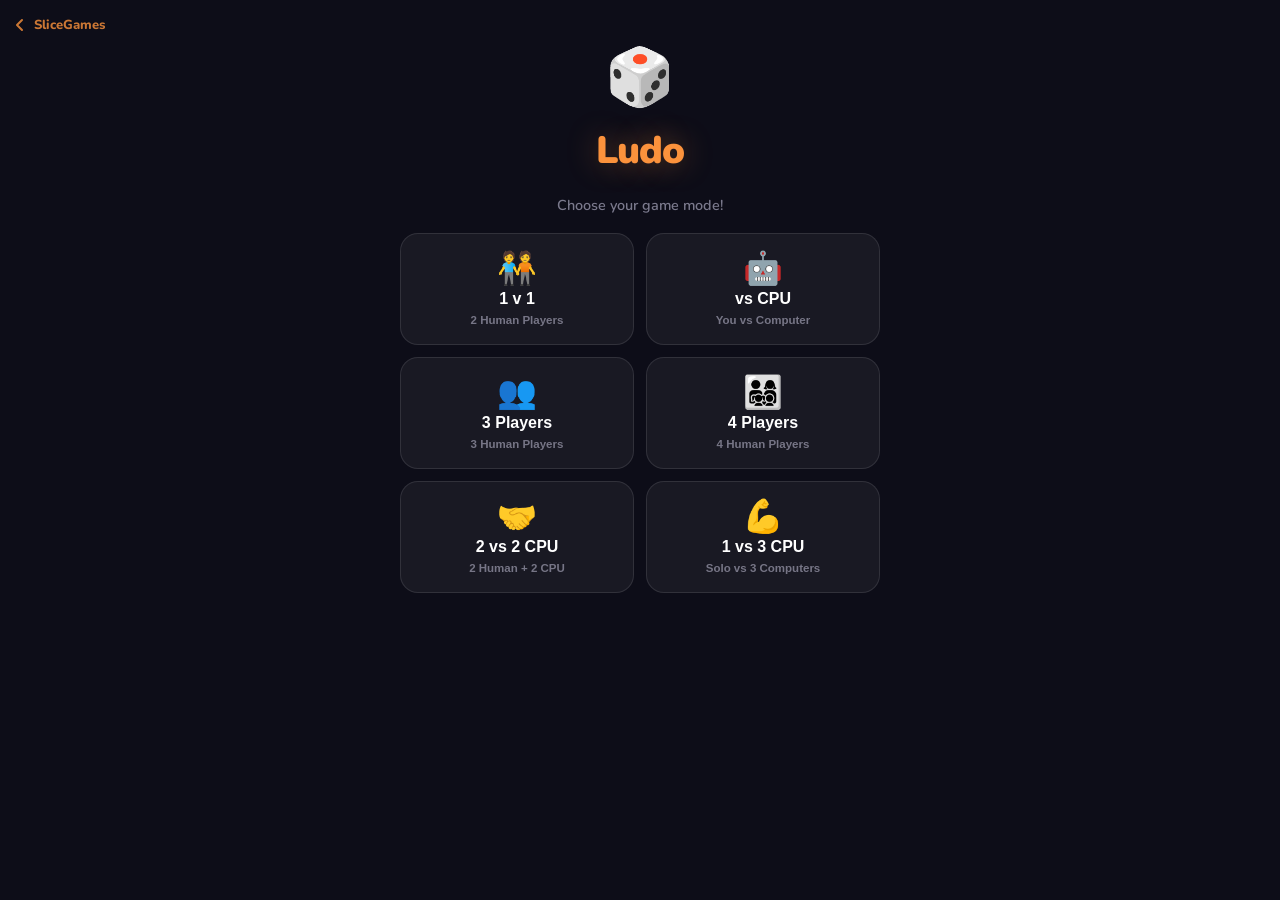
<file: games/ludo/index.html>
<!-- slicegames/games/ludo/index.html -->
<!DOCTYPE html>
<html lang="en">
<head>
  <meta charset="UTF-8">
  <meta name="viewport" content="width=device-width, initial-scale=1.0, user-scalable=no">
  <title>Ludo 🎲 · SliceGames</title>
  <link href="https://fonts.googleapis.com/css2?family=Nunito:wght@400;600;700;800;900&display=swap" rel="stylesheet">
  <link rel="stylesheet" href="style.css">
</head>
<body>

  <a class="back-btn" href="../../index.html">
    <svg width="16" height="16" viewBox="0 0 16 16" fill="none">
      <path d="M10 3L5 8l5 5" stroke="currentColor" stroke-width="2" stroke-linecap="round" stroke-linejoin="round"/>
    </svg>
    SliceGames
  </a>

  <!-- MODE PICKER -->
  <div class="mode-screen" id="mode-screen">
    <div class="mode-logo">🎲</div>
    <h1 class="mode-title">Ludo</h1>
    <p class="mode-sub">Choose your game mode!</p>
    <div class="mode-grid">
      <button class="mode-btn" data-mode="1v1-human">
        <span class="mode-icon">🧑‍🤝‍🧑</span>
        <span class="mode-name">1 v 1</span>
        <span class="mode-desc">2 Human Players</span>
      </button>
      <button class="mode-btn" data-mode="1v1-cpu">
        <span class="mode-icon">🤖</span>
        <span class="mode-name">vs CPU</span>
        <span class="mode-desc">You vs Computer</span>
      </button>
      <button class="mode-btn" data-mode="3-human">
        <span class="mode-icon">👥</span>
        <span class="mode-name">3 Players</span>
        <span class="mode-desc">3 Human Players</span>
      </button>
      <button class="mode-btn" data-mode="4-human">
        <span class="mode-icon">👨‍👩‍👧‍👦</span>
        <span class="mode-name">4 Players</span>
        <span class="mode-desc">4 Human Players</span>
      </button>
      <button class="mode-btn" data-mode="2v2-cpu">
        <span class="mode-icon">🤝</span>
        <span class="mode-name">2 vs 2 CPU</span>
        <span class="mode-desc">2 Human + 2 CPU</span>
      </button>
      <button class="mode-btn" data-mode="1v3-cpu">
        <span class="mode-icon">💪</span>
        <span class="mode-name">1 vs 3 CPU</span>
        <span class="mode-desc">Solo vs 3 Computers</span>
      </button>
    </div>
  </div>

  <!-- GAME SCREEN -->
  <div class="game-screen" id="game-screen" style="display:none">

    <div class="game-topbar">
      <button class="back-to-menu" id="btn-menu">
        <svg width="14" height="14" viewBox="0 0 14 14" fill="none">
          <path d="M9 2L4 7l5 5" stroke="currentColor" stroke-width="2" stroke-linecap="round" stroke-linejoin="round"/>
        </svg>
        Menu
      </button>
      <h1 class="game-title">🎲 Ludo</h1>
      <button class="btn-icon-sm" id="btn-restart">
        <svg width="15" height="15" viewBox="0 0 15 15" fill="none">
          <path d="M1.5 7.5a6 6 0 016-6 6 6 0 014 1.5M13.5 7.5a6 6 0 01-6 6 6 6 0 01-4-1.5" stroke="currentColor" stroke-width="1.6" stroke-linecap="round"/>
          <path d="M11.5 1.5v3h-3M3.5 13.5v-3h3" stroke="currentColor" stroke-width="1.6" stroke-linecap="round" stroke-linejoin="round"/>
        </svg>
      </button>
    </div>

    <!-- 4-corner dice layout -->
    <div class="arena" id="arena">

      <!-- Red dice — top left -->
      <div class="dice-zone dz-tl" id="dz-red">
        <div class="dz-label" id="lbl-red">🔴 Red</div>
        <div class="dz-face" id="df-red" role="button" aria-label="Roll Red dice">
          <svg id="dsv-red" width="44" height="44" viewBox="0 0 44 44" fill="none">
            <rect x="2" y="2" width="40" height="40" rx="8" fill="rgba(255,255,255,.07)" stroke="rgba(248,113,113,.5)" stroke-width="1.8"/>
            <circle cx="22" cy="22" r="4" fill="#f87171"/>
          </svg>
        </div>
        <div class="dz-status" id="dst-red">Waiting…</div>
      </div>

      <!-- Blue dice — top right -->
      <div class="dice-zone dz-tr" id="dz-blue">
        <div class="dz-label" id="lbl-blue">🔵 Blue</div>
        <div class="dz-face" id="df-blue" role="button" aria-label="Roll Blue dice">
          <svg id="dsv-blue" width="44" height="44" viewBox="0 0 44 44" fill="none">
            <rect x="2" y="2" width="40" height="40" rx="8" fill="rgba(255,255,255,.07)" stroke="rgba(96,165,250,.5)" stroke-width="1.8"/>
            <circle cx="22" cy="22" r="4" fill="#60a5fa"/>
          </svg>
        </div>
        <div class="dz-status" id="dst-blue">Waiting…</div>
      </div>

      <!-- Green dice — bottom right -->
      <div class="dice-zone dz-br" id="dz-green">
        <div class="dz-label" id="lbl-green">🟢 Green</div>
        <div class="dz-face" id="df-green" role="button" aria-label="Roll Green dice">
          <svg id="dsv-green" width="44" height="44" viewBox="0 0 44 44" fill="none">
            <rect x="2" y="2" width="40" height="40" rx="8" fill="rgba(255,255,255,.07)" stroke="rgba(74,222,128,.5)" stroke-width="1.8"/>
            <circle cx="22" cy="22" r="4" fill="#4ade80"/>
          </svg>
        </div>
        <div class="dz-status" id="dst-green">Waiting…</div>
      </div>

      <!-- Yellow dice — bottom left -->
      <div class="dice-zone dz-bl" id="dz-yellow">
        <div class="dz-label" id="lbl-yellow">🟡 Yellow</div>
        <div class="dz-face" id="df-yellow" role="button" aria-label="Roll Yellow dice">
          <svg id="dsv-yellow" width="44" height="44" viewBox="0 0 44 44" fill="none">
            <rect x="2" y="2" width="40" height="40" rx="8" fill="rgba(255,255,255,.07)" stroke="rgba(251,191,36,.5)" stroke-width="1.8"/>
            <circle cx="22" cy="22" r="4" fill="#fbbf24"/>
          </svg>
        </div>
        <div class="dz-status" id="dst-yellow">Waiting…</div>
      </div>

      <!-- Board canvas -->
      <div class="board-wrap">
        <canvas id="board-canvas"></canvas>
      </div>
    </div>

    <!-- Log -->
    <div class="log-box" id="log-box">
      <span id="log-text">🎲 Game starting…</span>
    </div>

  </div>

  <!-- WIN OVERLAY -->
  <div class="win-overlay" id="win-overlay">
    <div class="win-card">
      <div class="win-big" id="win-big">🎉</div>
      <h2 id="win-title">Red Wins!</h2>
      <p id="win-sub">All pieces made it home! 🏁</p>
      <button class="btn-primary" id="btn-win-menu">Back to Menu</button>
      <button class="btn-secondary" id="btn-win-restart">Play Again 🔄</button>
    </div>
  </div>

  <script src="game.js"></script>
</body>
</html>
</file>
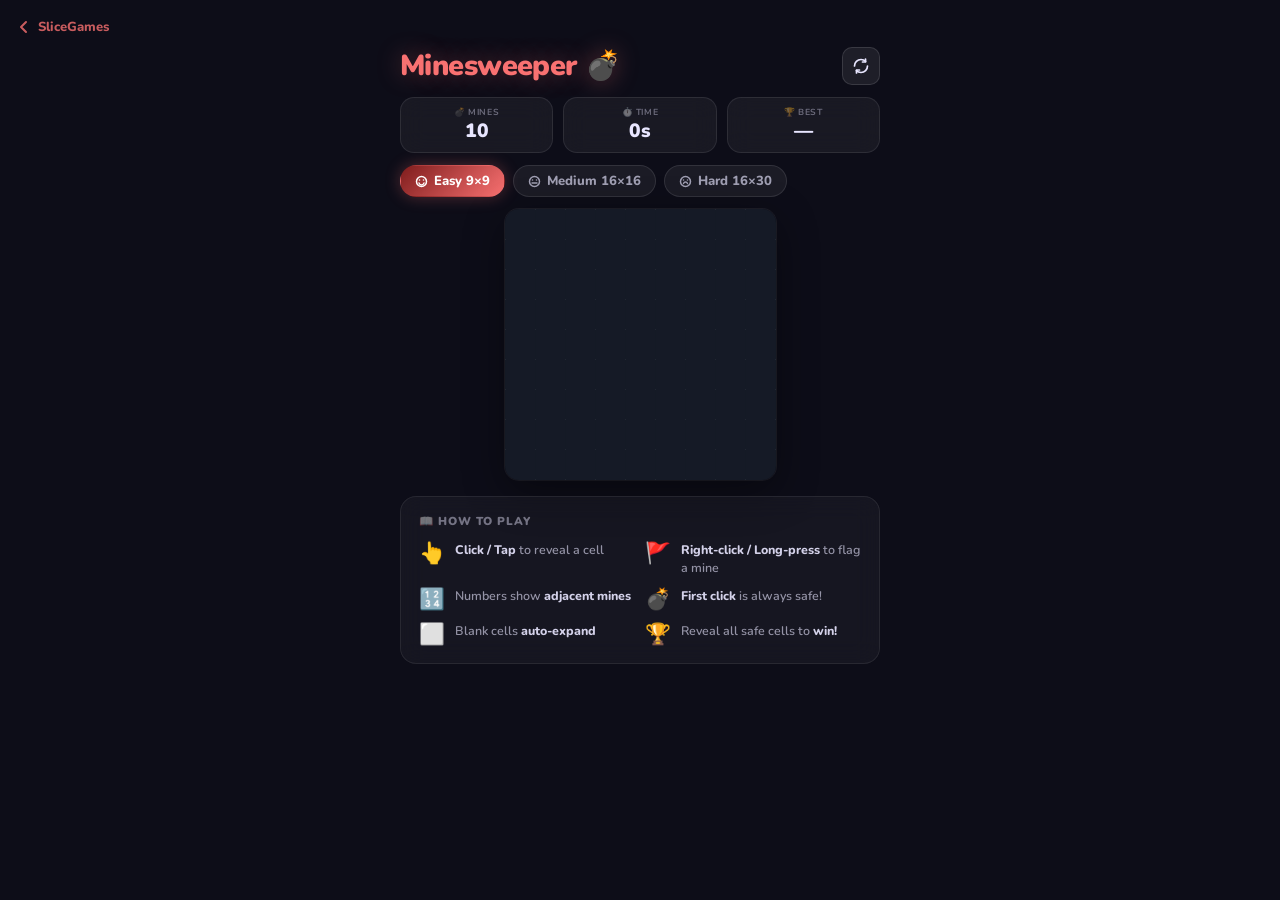
<file: games/minesweeper/index.html>
<!-- slicegames/games/minesweeper/index.html -->
<!DOCTYPE html>
<html lang="en">
<head>
  <meta charset="UTF-8">
  <meta name="viewport" content="width=device-width, initial-scale=1.0, user-scalable=no">
  <title>Minesweeper 💣 · SliceGames</title>
  <link href="https://fonts.googleapis.com/css2?family=Nunito:wght@400;700;800;900&display=swap" rel="stylesheet">
  <link rel="stylesheet" href="style.css">
</head>
<body>
  <a class="back-btn" href="../../index.html">
    <svg width="16" height="16" viewBox="0 0 16 16" fill="none">
      <path d="M10 3L5 8l5 5" stroke="currentColor" stroke-width="2" stroke-linecap="round" stroke-linejoin="round"/>
    </svg>
    SliceGames
  </a>

  <div class="topbar">
    <h1 class="title">Minesweeper 💣</h1>
    <button class="btn-icon" id="btn-restart" aria-label="Restart">
      <svg width="16" height="16" viewBox="0 0 16 16" fill="none">
        <path d="M1.5 8a6.5 6.5 0 016.5-6.5 6.5 6.5 0 014.6 1.9M14.5 8a6.5 6.5 0 01-6.5 6.5 6.5 6.5 0 01-4.6-1.9" stroke="currentColor" stroke-width="1.7" stroke-linecap="round"/>
        <path d="M12.5 1v3h-3M3.5 15v-3h3" stroke="currentColor" stroke-width="1.7" stroke-linecap="round" stroke-linejoin="round"/>
      </svg>
    </button>
  </div>

  <!-- Stat bar -->
  <div class="stat-bar">
    <div class="stat-box"><div class="stat-lbl">💣 Mines</div><div class="stat-val" id="mines-left">0</div></div>
    <div class="stat-box"><div class="stat-lbl">⏱️ Time</div><div class="stat-val" id="timer">0s</div></div>
    <div class="stat-box"><div class="stat-lbl">🏆 Best</div><div class="stat-val" id="best">—</div></div>
  </div>

  <!-- Difficulty pills -->
  <div class="diff-pills">
    <button class="diff-pill active" data-diff="easy">
      <svg width="13" height="13" viewBox="0 0 13 13" fill="none"><circle cx="6.5" cy="6.5" r="5" stroke="currentColor" stroke-width="1.5"/><path d="M4 8s.8 2 2.5 2S9 8 9 8" stroke="currentColor" stroke-width="1.4" stroke-linecap="round"/><circle cx="4.5" cy="5" r=".8" fill="currentColor"/><circle cx="8.5" cy="5" r=".8" fill="currentColor"/></svg>
      Easy 9×9
    </button>
    <button class="diff-pill" data-diff="medium">
      <svg width="13" height="13" viewBox="0 0 13 13" fill="none"><circle cx="6.5" cy="6.5" r="5" stroke="currentColor" stroke-width="1.5"/><path d="M4 8h5" stroke="currentColor" stroke-width="1.4" stroke-linecap="round"/><circle cx="4.5" cy="5" r=".8" fill="currentColor"/><circle cx="8.5" cy="5" r=".8" fill="currentColor"/></svg>
      Medium 16×16
    </button>
    <button class="diff-pill" data-diff="hard">
      <svg width="13" height="13" viewBox="0 0 13 13" fill="none"><circle cx="6.5" cy="6.5" r="5" stroke="currentColor" stroke-width="1.5"/><path d="M4.5 8.5s.5-1.5 2-1.5 2 1.5 2 1.5" stroke="currentColor" stroke-width="1.4" stroke-linecap="round"/><circle cx="4.5" cy="5" r=".8" fill="currentColor"/><circle cx="8.5" cy="5" r=".8" fill="currentColor"/></svg>
      Hard 16×30
    </button>
  </div>

  <!-- Board -->
  <div class="board-wrap" id="board-wrap">
    <table id="table"></table>
  </div>

  <!-- How to play -->
  <div class="howto">
    <div class="howto-title">📖 How to Play</div>
    <div class="howto-grid">
      <div class="howto-item"><div class="howto-icon">👆</div><div class="howto-text"><strong>Click / Tap</strong> to reveal a cell</div></div>
      <div class="howto-item"><div class="howto-icon">🚩</div><div class="howto-text"><strong>Right-click / Long-press</strong> to flag a mine</div></div>
      <div class="howto-item"><div class="howto-icon">🔢</div><div class="howto-text">Numbers show <strong>adjacent mines</strong></div></div>
      <div class="howto-item"><div class="howto-icon">💣</div><div class="howto-text"><strong>First click</strong> is always safe!</div></div>
      <div class="howto-item"><div class="howto-icon">⬜</div><div class="howto-text">Blank cells <strong>auto-expand</strong></div></div>
      <div class="howto-item"><div class="howto-icon">🏆</div><div class="howto-text">Reveal all safe cells to <strong>win!</strong></div></div>
    </div>
  </div>

  <!-- Result overlay -->
  <div class="result-overlay" id="result-overlay">
    <div class="result-card">
      <div class="result-icon" id="result-icon"></div>
      <h2 id="result-title">You Win!</h2>
      <p id="result-msg">Well played!</p>
      <button class="btn-primary" id="btn-play-again">
        <svg width="15" height="15" viewBox="0 0 15 15" fill="none"><path d="M1.5 7.5a6 6 0 016-6 6 6 0 014 1.5M13.5 7.5a6 6 0 01-6 6 6 6 0 01-4-1.5" stroke="currentColor" stroke-width="1.6" stroke-linecap="round"/><path d="M11.5 1.5v3h-3M3.5 13.5v-3h3" stroke="currentColor" stroke-width="1.6" stroke-linecap="round" stroke-linejoin="round"/></svg>
        Play Again
      </button>
    </div>
  </div>

  <script src="game.js"></script>
</body>
</html>
</file>
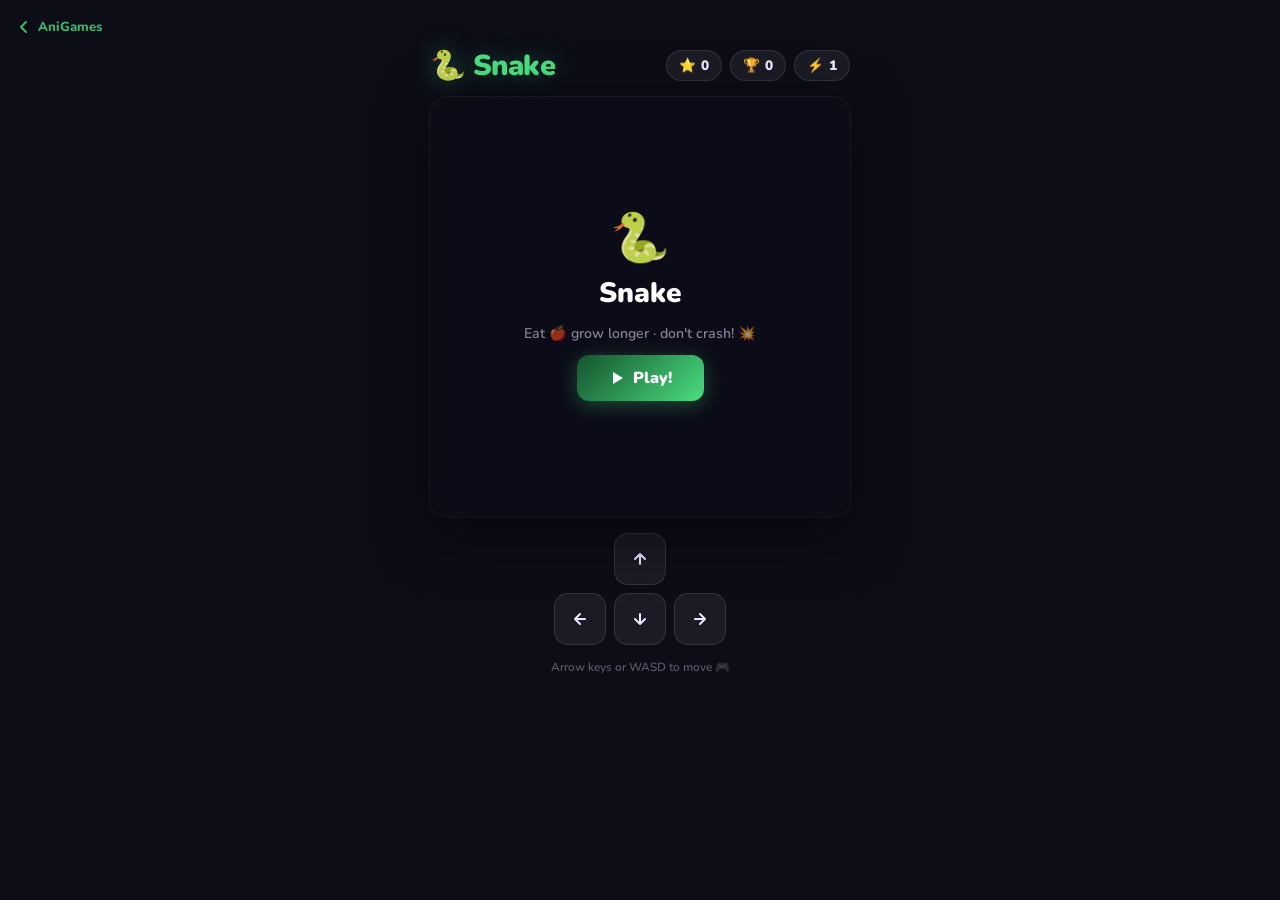
<file: games/snake/index.html>
<!-- anigames/games/snake/index.html -->
<!DOCTYPE html>
<html lang="en">
<head>
  <meta charset="UTF-8">
  <meta name="viewport" content="width=device-width, initial-scale=1.0, user-scalable=no">
  <title>🐍 Snake · AniGames</title>
  <link href="https://fonts.googleapis.com/css2?family=Nunito:wght@400;700;800;900&display=swap" rel="stylesheet">
  <link rel="stylesheet" href="style.css">
</head>
<body>
  <a class="back-btn" href="../../index.html">
    <svg width="16" height="16" viewBox="0 0 16 16" fill="none"><path d="M10 3L5 8l5 5" stroke="currentColor" stroke-width="2" stroke-linecap="round" stroke-linejoin="round"/></svg>
    AniGames
  </a>
  <div class="topbar">
    <h1 class="title">🐍 Snake</h1>
    <div class="stat-row">
      <div class="stat-pill">⭐ <span id="score">0</span></div>
      <div class="stat-pill">🏆 <span id="best">0</span></div>
      <div class="stat-pill">⚡ <span id="speed">1</span></div>
    </div>
  </div>
  <div class="canvas-wrap" id="canvas-wrap">
    <canvas id="canvas"></canvas>
    <div class="overlay" id="overlay">
      <div class="overlay-emoji">🐍</div>
      <h2 id="ol-title">Snake</h2>
      <p id="ol-msg">Eat 🍎 grow longer · don't crash! 💥</p>
      <button class="btn-play" id="btn-start">
        <svg width="16" height="16" viewBox="0 0 16 16" fill="none"><path d="M4 2l10 6-10 6V2z" fill="currentColor"/></svg>
        Play!
      </button>
    </div>
  </div>
  <div class="dpad" id="dpad">
    <button class="dpad-btn" id="d-up"><svg width="20" height="20" viewBox="0 0 20 20" fill="none"><path d="M10 15V5M5 10l5-5 5 5" stroke="currentColor" stroke-width="2" stroke-linecap="round" stroke-linejoin="round"/></svg></button>
    <button class="dpad-btn" id="d-left"><svg width="20" height="20" viewBox="0 0 20 20" fill="none"><path d="M15 10H5M10 5l-5 5 5 5" stroke="currentColor" stroke-width="2" stroke-linecap="round" stroke-linejoin="round"/></svg></button>
    <button class="dpad-btn" id="d-down"><svg width="20" height="20" viewBox="0 0 20 20" fill="none"><path d="M10 5v10M5 10l5 5 5-5" stroke="currentColor" stroke-width="2" stroke-linecap="round" stroke-linejoin="round"/></svg></button>
    <button class="dpad-btn" id="d-right"><svg width="20" height="20" viewBox="0 0 20 20" fill="none"><path d="M5 10h10M10 15l5-5-5-5" stroke="currentColor" stroke-width="2" stroke-linecap="round" stroke-linejoin="round"/></svg></button>
  </div>
  <p class="kb-hint">Arrow keys or WASD to move 🎮</p>
  <script src="game.js"></script>
</body>
</html>
</file>
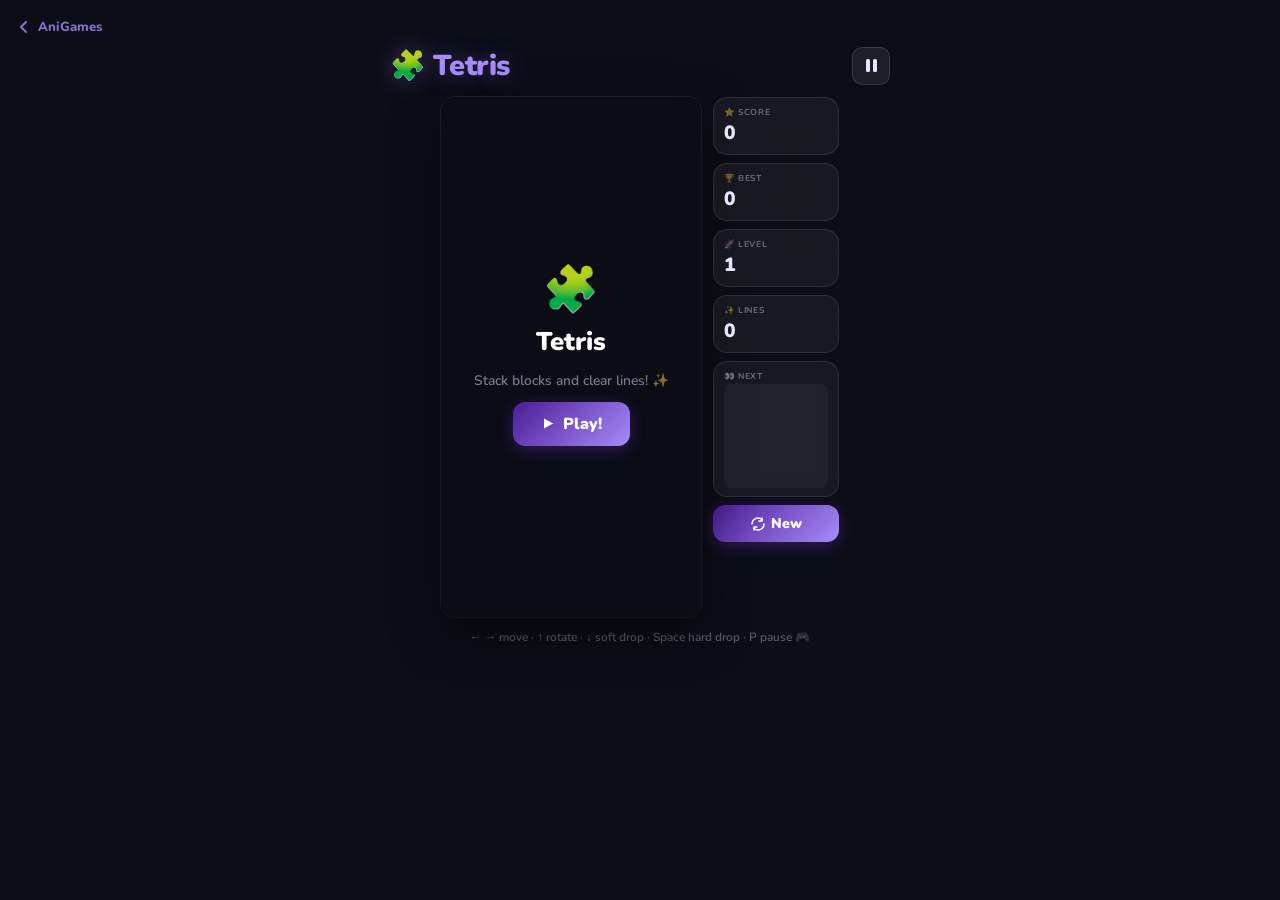
<file: games/tetris/index.html>
<!-- anigames/games/tetris/index.html -->
<!DOCTYPE html>
<html lang="en">
<head>
  <meta charset="UTF-8">
  <meta name="viewport" content="width=device-width, initial-scale=1.0, user-scalable=no">
  <title>🧩 Tetris · AniGames</title>
  <link href="https://fonts.googleapis.com/css2?family=Nunito:wght@400;700;800;900&display=swap" rel="stylesheet">
  <link rel="stylesheet" href="style.css">
</head>
<body>
  <a class="back-btn" href="../../index.html">
    <svg width="16" height="16" viewBox="0 0 16 16" fill="none"><path d="M10 3L5 8l5 5" stroke="currentColor" stroke-width="2" stroke-linecap="round" stroke-linejoin="round"/></svg>
    AniGames
  </a>
  <div class="topbar">
    <h1 class="title">🧩 Tetris</h1>
    <button class="btn-icon" id="btn-pause" aria-label="Pause">
      <svg id="pause-svg" width="17" height="17" viewBox="0 0 17 17" fill="none">
        <rect x="3" y="2" width="4" height="13" rx="1.5" fill="currentColor"/>
        <rect x="10" y="2" width="4" height="13" rx="1.5" fill="currentColor"/>
      </svg>
    </button>
  </div>
  <div class="game-area">
    <div class="canvas-wrap" id="canvas-wrap">
      <canvas id="board"></canvas>
      <div class="overlay" id="overlay">
        <div class="overlay-emoji">🧩</div>
        <h2 id="ol-title">Tetris</h2>
        <p id="ol-msg">Stack blocks and clear lines! ✨</p>
        <button class="btn-play" id="btn-start">
          <svg width="14" height="14" viewBox="0 0 14 14" fill="none"><path d="M3 1.5l9 5-9 5v-10z" fill="currentColor"/></svg>
          Play!
        </button>
      </div>
    </div>
    <div class="side">
      <div class="side-box"><div class="side-lbl">⭐ Score</div><div class="side-val" id="score">0</div></div>
      <div class="side-box"><div class="side-lbl">🏆 Best</div><div class="side-val" id="best">0</div></div>
      <div class="side-box"><div class="side-lbl">🚀 Level</div><div class="side-val" id="level">1</div></div>
      <div class="side-box"><div class="side-lbl">✨ Lines</div><div class="side-val" id="lines">0</div></div>
      <div class="side-box"><div class="side-lbl">👀 Next</div><canvas id="next"></canvas></div>
      <button class="btn-new" id="btn-new">
        <svg width="14" height="14" viewBox="0 0 14 14" fill="none"><path d="M1 7a6 6 0 016-6 6 6 0 014 1.5M13 7a6 6 0 01-6 6 6 6 0 01-4-1.5" stroke="currentColor" stroke-width="1.6" stroke-linecap="round"/><path d="M11 1v3H8M3 13v-3h3" stroke="currentColor" stroke-width="1.6" stroke-linecap="round" stroke-linejoin="round"/></svg>
        New
      </button>
    </div>
  </div>
  <div class="mobile-ctrl">
    <div class="ctrl-row"><button class="ctrl-btn" id="c-rot" aria-label="Rotate">
      <svg width="22" height="22" viewBox="0 0 22 22" fill="none"><path d="M11 3a8 8 0 018 8" stroke="currentColor" stroke-width="2" stroke-linecap="round"/><path d="M16.5 7.5l2.5-4 1 5" stroke="currentColor" stroke-width="1.8" stroke-linecap="round" stroke-linejoin="round"/></svg>
    </button></div>
    <div class="ctrl-row">
      <button class="ctrl-btn" id="c-left" aria-label="Left"><svg width="22" height="22" viewBox="0 0 22 22" fill="none"><path d="M16 11H6M11 6l-5 5 5 5" stroke="currentColor" stroke-width="2" stroke-linecap="round" stroke-linejoin="round"/></svg></button>
      <button class="ctrl-btn" id="c-down" aria-label="Soft drop"><svg width="22" height="22" viewBox="0 0 22 22" fill="none"><path d="M11 6v10M6 12l5 5 5-5" stroke="currentColor" stroke-width="2" stroke-linecap="round" stroke-linejoin="round"/></svg></button>
      <button class="ctrl-btn" id="c-right" aria-label="Right"><svg width="22" height="22" viewBox="0 0 22 22" fill="none"><path d="M6 11h10M11 6l5 5-5 5" stroke="currentColor" stroke-width="2" stroke-linecap="round" stroke-linejoin="round"/></svg></button>
    </div>
    <div class="ctrl-row"><button class="ctrl-btn wide" id="c-drop" aria-label="Hard drop">
      <svg width="16" height="16" viewBox="0 0 16 16" fill="none"><path d="M8 2v8M3 8l5 6 5-6" stroke="currentColor" stroke-width="2" stroke-linecap="round" stroke-linejoin="round"/></svg>
      Drop
    </button></div>
  </div>
  <p class="kb-hint">← → move · ↑ rotate · ↓ soft drop · Space hard drop · P pause 🎮</p>
  <script src="game.js"></script>
</body>
</html>
</file>
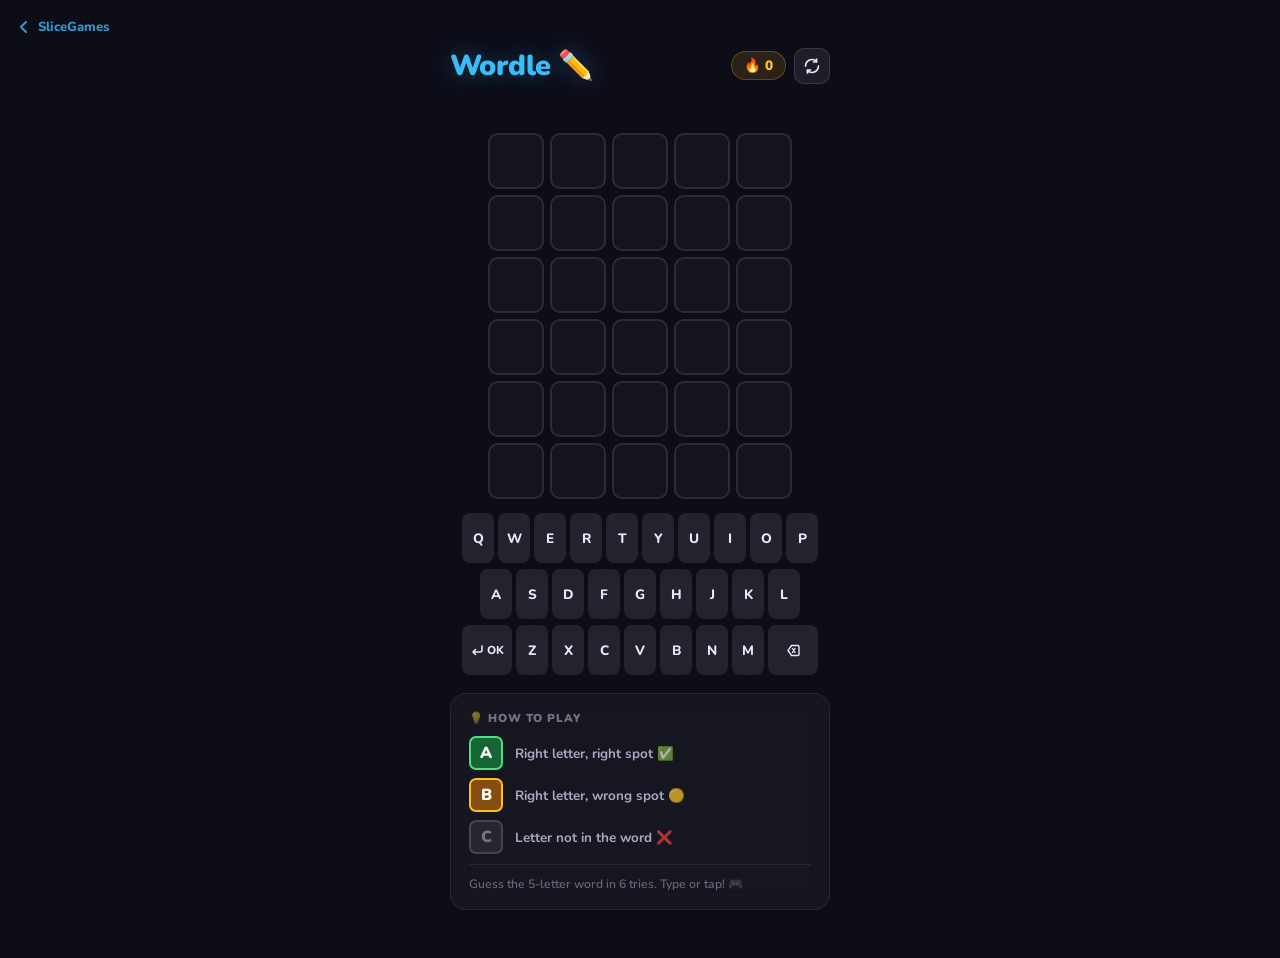
<file: games/wordle/index.html>
<!-- slicegames/games/wordle/index.html -->
<!DOCTYPE html>
<html lang="en">
<head>
  <meta charset="UTF-8">
  <meta name="viewport" content="width=device-width, initial-scale=1.0, user-scalable=no">
  <title>Wordle ✏️ · SliceGames</title>
  <link href="https://fonts.googleapis.com/css2?family=Nunito:wght@400;700;800;900&display=swap" rel="stylesheet">
  <link rel="stylesheet" href="style.css">
</head>
<body>
  <a class="back-btn" href="../../index.html">
    <svg width="16" height="16" viewBox="0 0 16 16" fill="none">
      <path d="M10 3L5 8l5 5" stroke="currentColor" stroke-width="2" stroke-linecap="round" stroke-linejoin="round"/>
    </svg>
    SliceGames
  </a>

  <div class="topbar">
    <h1 class="title">Wordle ✏️</h1>
    <div class="top-actions">
      <div class="streak-pill" id="streak-pill">🔥 <span id="streak">0</span></div>
      <button class="btn-icon" id="btn-new" aria-label="New word">
        <svg width="16" height="16" viewBox="0 0 16 16" fill="none">
          <path d="M1.5 8a6.5 6.5 0 016.5-6.5 6.5 6.5 0 014.6 1.9M14.5 8a6.5 6.5 0 01-6.5 6.5 6.5 6.5 0 01-4.6-1.9" stroke="currentColor" stroke-width="1.7" stroke-linecap="round"/>
          <path d="M12.5 1v3h-3M3.5 15v-3h3" stroke="currentColor" stroke-width="1.7" stroke-linecap="round" stroke-linejoin="round"/>
        </svg>
      </button>
    </div>
  </div>

  <div class="msg-bar" id="msg-bar"></div>

  <div class="grid" id="grid"></div>

  <div class="keyboard" id="keyboard"></div>

  <button class="btn-next" id="btn-next" style="display:none">
    <svg width="16" height="16" viewBox="0 0 16 16" fill="none">
      <path d="M1.5 8a6.5 6.5 0 016.5-6.5 6.5 6.5 0 014.6 1.9M14.5 8a6.5 6.5 0 01-6.5 6.5 6.5 6.5 0 01-4.6-1.9" stroke="currentColor" stroke-width="1.7" stroke-linecap="round"/>
      <path d="M12.5 1v3h-3M3.5 15v-3h3" stroke="currentColor" stroke-width="1.7" stroke-linecap="round" stroke-linejoin="round"/>
    </svg>
    Next Word 🎯
  </button>

  <!-- How to play legend -->
  <div class="legend">
    <div class="legend-title">💡 How to Play</div>
    <div class="legend-rows">
      <div class="legend-row">
        <div class="legend-tile correct">A</div>
        <span>Right letter, right spot ✅</span>
      </div>
      <div class="legend-row">
        <div class="legend-tile present">B</div>
        <span>Right letter, wrong spot 🟡</span>
      </div>
      <div class="legend-row">
        <div class="legend-tile absent">C</div>
        <span>Letter not in the word ❌</span>
      </div>
    </div>
    <p class="legend-note">Guess the 5-letter word in 6 tries. Type or tap! 🎮</p>
  </div>

  <script src="game.js"></script>
</body>
</html>
</file>
<file: games/ludo/style.css>
/* slicegames/games/ludo/style.css */
*, *::before, *::after { box-sizing: border-box; margin: 0; padding: 0; }
html, body { overscroll-behavior: none; }
body {
  font-family: 'Nunito', sans-serif;
  background: #0d0d18; color: #e8e6ff;
  min-height: 100dvh; display: flex; flex-direction: column;
  align-items: center; padding: 16px 12px 48px;
  user-select: none; -webkit-tap-highlight-color: transparent;
}

/* Back btn */
.back-btn {
  align-self: flex-start; display: inline-flex; align-items: center; gap: 6px;
  text-decoration: none; font-size: .82rem; font-weight: 800;
  color: rgba(251,146,60,.8); margin-bottom: 8px; transition: color .15s;
}
.back-btn:hover { color: #fb923c; }

/* MODE SCREEN */
.mode-screen {
  display: flex; flex-direction: column; align-items: center;
  gap: 18px; width: min(96vw, 480px); padding-top: 8px;
}
.mode-logo { font-size: 3.5rem; line-height: 1; }
.mode-title { font-size: 2.4rem; font-weight: 900; color: #fb923c; text-shadow: 0 0 30px rgba(251,146,60,.4); letter-spacing: -.02em; }
.mode-sub { font-size: .9rem; font-weight: 600; color: rgba(232,230,255,.5); }
.mode-grid { display: grid; grid-template-columns: 1fr 1fr; gap: 12px; width: 100%; }
.mode-btn {
  background: rgba(255,255,255,.05); border: 1.5px solid rgba(255,255,255,.1);
  border-radius: 18px; padding: 18px 12px; cursor: pointer;
  display: flex; flex-direction: column; align-items: center; gap: 6px;
  transition: transform .18s cubic-bezier(.34,1.2,.64,1), border-color .18s, box-shadow .18s;
  color: #e8e6ff;
}
.mode-btn:hover { transform: translateY(-3px) scale(1.02); border-color: rgba(251,146,60,.5); box-shadow: 0 8px 24px rgba(251,146,60,.2); }
.mode-btn:active { transform: scale(.97); }
.mode-icon { font-size: 2rem; line-height: 1; }
.mode-name { font-size: 1rem; font-weight: 900; color: #fff; }
.mode-desc { font-size: .72rem; font-weight: 600; color: rgba(232,230,255,.45); text-align: center; }

/* GAME SCREEN */
.game-screen { display: flex; flex-direction: column; align-items: center; width: 100%; gap: 10px; }

.game-topbar {
  width: min(96vw, 500px); display: flex;
  align-items: center; justify-content: space-between;
}
.back-to-menu {
  display: inline-flex; align-items: center; gap: 5px;
  background: rgba(255,255,255,.07); border: 1px solid rgba(255,255,255,.12);
  color: #e8e6ff; border-radius: 10px; padding: 6px 12px;
  font-family: 'Nunito', sans-serif; font-size: .8rem; font-weight: 800;
  cursor: pointer; transition: .15s;
}
.back-to-menu:active { transform: scale(.95); }
.game-title { font-size: 1.4rem; font-weight: 900; color: #fb923c; letter-spacing: -.02em; }
.btn-icon-sm {
  background: rgba(255,255,255,.07); border: 1px solid rgba(255,255,255,.12);
  color: #e8e6ff; border-radius: 10px; width: 34px; height: 34px;
  cursor: pointer; display: flex; align-items: center; justify-content: center; transition: .15s;
}
.btn-icon-sm:active { transform: scale(.92); }

/* ARENA — board + 4 corner dice */
.arena {
  position: relative;
  width: min(96vw, 500px);
  height: min(96vw, 500px);
}

/* Dice corner zones */
.dice-zone {
  position: absolute; width: 88px; height: 88px;
  background: rgba(255,255,255,.05);
  backdrop-filter: blur(10px); -webkit-backdrop-filter: blur(10px);
  border: 1.5px solid rgba(255,255,255,.09);
  border-radius: 16px;
  display: flex; flex-direction: column; align-items: center; justify-content: center; gap: 4px;
  transition: border-color .2s, box-shadow .2s;
  padding: 6px 4px;
}
.dz-tl { top: 0; left: 0; }
.dz-tr { top: 0; right: 0; }
.dz-br { bottom: 0; right: 0; }
.dz-bl { bottom: 0; left: 0; }

.dice-zone.is-active { border-color: var(--pc); box-shadow: 0 0 0 2px var(--pc), 0 0 20px color-mix(in srgb, var(--pc) 40%, transparent); }
.dice-zone.is-cpu    { opacity: .75; }

.dz-label { font-size: .58rem; font-weight: 900; text-transform: uppercase; letter-spacing: .07em; color: var(--pc, rgba(232,230,255,.6)); }
.dz-face  { cursor: default; transition: transform .15s; }
.dice-zone.is-active .dz-face { cursor: pointer; }
.dice-zone.is-active .dz-face:hover { transform: scale(1.1); }
.dz-status { font-size: .58rem; font-weight: 800; color: rgba(232,230,255,.4); text-align: center; line-height: 1.2; }
.dice-zone.is-active .dz-status { color: var(--pc, #e8e6ff); }

/* Dice roll animation */
@keyframes diceRoll {
  0%   { transform: rotate(0)   scale(1); }
  25%  { transform: rotate(18deg) scale(1.12); }
  50%  { transform: rotate(-14deg) scale(.92); }
  75%  { transform: rotate(10deg)  scale(1.08); }
  100% { transform: rotate(0)   scale(1); }
}
.rolling { animation: diceRoll .4s cubic-bezier(.36,.07,.19,.97); }

/* Board canvas in centre */
.board-wrap {
  position: absolute;
  top: 96px; left: 96px; right: 96px; bottom: 96px;
}
#board-canvas { width: 100%; height: 100%; display: block; border-radius: 6px; }

/* Log */
.log-box {
  width: min(96vw, 500px);
  background: rgba(255,255,255,.04); border: 1px solid rgba(255,255,255,.08);
  border-radius: 14px; padding: 10px 16px; min-height: 42px;
  display: flex; align-items: center;
}
#log-text { font-size: .84rem; font-weight: 700; color: rgba(232,230,255,.65); line-height: 1.4; }

/* WIN OVERLAY */
.win-overlay {
  display: none; position: fixed; inset: 0;
  background: rgba(13,13,24,.9); backdrop-filter: blur(18px); -webkit-backdrop-filter: blur(18px);
  z-index: 50; align-items: center; justify-content: center;
}
.win-overlay.show { display: flex; }
.win-card {
  background: rgba(255,255,255,.07); border: 1.5px solid rgba(255,255,255,.14);
  border-radius: 24px; padding: 36px 28px; text-align: center;
  display: flex; flex-direction: column; gap: 12px; align-items: center;
  max-width: 300px; width: 90vw; box-shadow: 0 24px 64px rgba(0,0,0,.5);
  animation: popIn .3s cubic-bezier(.34,1.2,.64,1);
}
@keyframes popIn { from { transform: scale(.8); opacity: 0; } to { transform: scale(1); opacity: 1; } }
.win-big   { font-size: 3.5rem; line-height: 1; }
.win-card h2 { font-size: 1.8rem; font-weight: 900; color: #fff; }
.win-card p  { font-size: .88rem; color: rgba(232,230,255,.55); font-weight: 600; }
.btn-primary {
  width: 100%; background: linear-gradient(135deg,#92400e,#fb923c);
  color: #fff; border: none; border-radius: 12px; padding: 11px 0;
  font-family: 'Nunito', sans-serif; font-size: 1rem; font-weight: 900;
  cursor: pointer; box-shadow: 0 4px 18px rgba(251,146,60,.3); transition: .15s;
}
.btn-primary:active { transform: scale(.97); }
.btn-secondary {
  width: 100%; background: rgba(255,255,255,.08); border: 1px solid rgba(255,255,255,.14);
  color: #e8e6ff; border-radius: 12px; padding: 11px 0;
  font-family: 'Nunito', sans-serif; font-size: 1rem; font-weight: 900;
  cursor: pointer; transition: .15s;
}
.btn-secondary:active { transform: scale(.97); }

@media (max-width: 380px) {
  .dice-zone { width: 76px; height: 76px; }
  .board-wrap { top: 84px; left: 84px; right: 84px; bottom: 84px; }
}
</file>
<file: games/minesweeper/style.css>
/* slicegames/games/minesweeper/style.css */
*, *::before, *::after { box-sizing: border-box; margin: 0; padding: 0; }
html, body { overscroll-behavior: none; }
body {
  font-family: 'Nunito', sans-serif;
  background: #0d0d18; color: #e8e6ff;
  min-height: 100dvh; display: flex; flex-direction: column;
  align-items: center; padding: 18px 16px 48px;
  user-select: none; -webkit-tap-highlight-color: transparent;
}
.back-btn {
  align-self: flex-start; display: inline-flex; align-items: center; gap: 6px;
  text-decoration: none; font-size: .82rem; font-weight: 800;
  color: rgba(248,113,113,.8); margin-bottom: 10px; transition: color .15s;
}
.back-btn:hover { color: #f87171; }
.topbar {
  width: min(96vw, 480px); display: flex;
  justify-content: space-between; align-items: center; margin-bottom: 12px;
}
.title {
  font-size: 1.8rem; font-weight: 900; color: #f87171;
  text-shadow: 0 0 24px rgba(248,113,113,.35); letter-spacing: -.02em;
}
.btn-icon {
  background: rgba(255,255,255,.07); border: 1px solid rgba(255,255,255,.12);
  color: #e8e6ff; border-radius: 10px; width: 38px; height: 38px;
  cursor: pointer; display: flex; align-items: center; justify-content: center; transition: .15s;
}
.btn-icon:active { transform: scale(.92); }

/* Stat bar */
.stat-bar {
  width: min(96vw, 480px); display: flex; gap: 10px; margin-bottom: 12px;
}
.stat-box {
  background: rgba(255,255,255,.05); border: 1px solid rgba(255,255,255,.09);
  backdrop-filter: blur(12px); -webkit-backdrop-filter: blur(12px);
  border-radius: 14px; padding: 8px 12px; flex: 1; text-align: center;
}
.stat-lbl { font-size: .55rem; font-weight: 700; color: rgba(232,230,255,.4); text-transform: uppercase; letter-spacing: .07em; }
.stat-val { font-size: 1.2rem; font-weight: 900; }

/* Difficulty pills */
.diff-pills {
  width: min(96vw, 480px); display: flex; gap: 8px; margin-bottom: 12px; flex-wrap: wrap;
}
.diff-pill {
  background: rgba(255,255,255,.06); border: 1px solid rgba(255,255,255,.1);
  color: rgba(232,230,255,.65); border-radius: 999px; padding: 6px 14px;
  font-family: 'Nunito', sans-serif; font-size: .82rem; font-weight: 800;
  cursor: pointer; transition: all .16s; display: flex; align-items: center; gap: 6px; white-space: nowrap;
}
.diff-pill:hover { background: rgba(248,113,113,.12); border-color: rgba(248,113,113,.3); color: #fff; }
.diff-pill.active {
  background: linear-gradient(135deg,#7f1d1d,#f87171);
  border-color: transparent; color: #fff; box-shadow: 0 0 16px rgba(248,113,113,.3);
}

/* Board */
.board-wrap {
  overflow: auto; max-width: min(96vw, 480px);
  border-radius: 14px;
  box-shadow: 0 12px 40px rgba(0,0,0,.4), 0 0 0 1px rgba(255,255,255,.07);
  touch-action: none;
}
table { border-collapse: collapse; background: #060c18; display: block; }
td {
  width: 30px; height: 30px;
  border: 1px solid rgba(255,255,255,.06);
  background: rgba(255,255,255,.06);
  text-align: center; vertical-align: middle;
  font-size: .88rem; font-weight: 900; cursor: pointer;
  transition: background .1s; position: relative;
}
td:not(.open):hover { background: rgba(255,255,255,.12); }
td.open { background: rgba(255,255,255,.03); cursor: default; }
td.mine-hit { background: rgba(248,113,113,.35) !important; }
td.flagged  { background: rgba(255,255,255,.06); }
td[data-n="1"] { color: #60a5fa; }
td[data-n="2"] { color: #4ade80; }
td[data-n="3"] { color: #f87171; }
td[data-n="4"] { color: #a78bfa; }
td[data-n="5"] { color: #fb923c; }
td[data-n="6"] { color: #38bdf8; }
td[data-n="7"] { color: #e8e6ff; }
td[data-n="8"] { color: rgba(232,230,255,.5); }

/* How to play */
.howto {
  width: min(96vw, 480px); margin-top: 16px;
  background: rgba(255,255,255,.04); border: 1px solid rgba(255,255,255,.08);
  backdrop-filter: blur(12px); -webkit-backdrop-filter: blur(12px);
  border-radius: 16px; padding: 16px 18px;
}
.howto-title {
  font-size: .72rem; font-weight: 900; color: rgba(232,230,255,.45);
  text-transform: uppercase; letter-spacing: .08em; margin-bottom: 12px;
}
.howto-grid { display: grid; grid-template-columns: 1fr 1fr; gap: 10px; }
.howto-item { display: flex; align-items: flex-start; gap: 10px; }
.howto-icon { font-size: 1.3rem; flex-shrink: 0; line-height: 1.2; }
.howto-text { font-size: .78rem; font-weight: 600; color: rgba(232,230,255,.6); line-height: 1.45; }
.howto-text strong { color: rgba(232,230,255,.9); font-weight: 800; }
@media (max-width: 380px) { .howto-grid { grid-template-columns: 1fr; } }

/* Result overlay */
.result-overlay {
  display: none; position: fixed; inset: 0;
  background: rgba(13,13,24,.9); backdrop-filter: blur(16px); -webkit-backdrop-filter: blur(16px);
  z-index: 50; align-items: center; justify-content: center;
}
.result-overlay.show { display: flex; }
.result-card {
  background: rgba(255,255,255,.07); border: 1.5px solid rgba(255,255,255,.12);
  border-radius: 22px; padding: 32px; text-align: center;
  display: flex; flex-direction: column; gap: 12px; align-items: center;
  max-width: 300px; width: 90vw;
  box-shadow: 0 20px 60px rgba(0,0,0,.5);
  animation: popIn .3s cubic-bezier(.34,1.2,.64,1);
}
@keyframes popIn { from { transform: scale(.8); opacity: 0; } to { transform: scale(1); opacity: 1; } }
.result-icon { width: 56px; height: 56px; border-radius: 14px; display: flex; align-items: center; justify-content: center; font-size: 1.8rem; }
.result-card h2 { font-size: 1.7rem; font-weight: 900; color: #fff; }
.result-card p  { font-size: .88rem; color: rgba(232,230,255,.55); font-weight: 600; }
.btn-primary {
  background: linear-gradient(135deg,#7f1d1d,#f87171);
  color: #fff; border: none; border-radius: 12px; padding: 11px 28px;
  font-family: 'Nunito', sans-serif; font-size: 1rem; font-weight: 900;
  cursor: pointer; display: flex; align-items: center; gap: 8px;
  box-shadow: 0 4px 18px rgba(248,113,113,.3); transition: .15s;
}
.btn-primary:active { transform: scale(.96); }
</file>
<file: games/snake/style.css>
/* anigames/games/snake/style.css */
*, *::before, *::after { box-sizing: border-box; margin: 0; padding: 0; }
html, body { overscroll-behavior: none; }
body {
  font-family: 'Nunito', sans-serif;
  background: #0d0d18; color: #e8e6ff;
  min-height: 100dvh; display: flex; flex-direction: column;
  align-items: center; padding: 18px 16px 48px;
  user-select: none; -webkit-tap-highlight-color: transparent;
}
.back-btn {
  align-self: flex-start; display: inline-flex; align-items: center; gap: 6px;
  text-decoration: none; font-size: .82rem; font-weight: 800;
  color: rgba(74,222,128,.8); margin-bottom: 10px; transition: color .15s;
}
.back-btn:hover { color: #4ade80; }
.topbar {
  width: min(96vw,420px); display: flex;
  justify-content: space-between; align-items: center; margin-bottom: 12px;
}
.title { font-size: 1.8rem; font-weight: 900; color: #4ade80; text-shadow: 0 0 24px rgba(74,222,128,.35); letter-spacing: -.02em; }
.stat-row { display: flex; gap: 8px; }
.stat-pill {
  background: rgba(255,255,255,.06); border: 1px solid rgba(255,255,255,.1);
  border-radius: 999px; padding: 5px 12px;
  font-size: .85rem; font-weight: 900; display: flex; align-items: center; gap: 5px;
}
.canvas-wrap {
  position: relative; border-radius: 18px; overflow: hidden;
  box-shadow: 0 16px 56px rgba(0,0,0,.55), 0 0 0 1px rgba(255,255,255,.07);
  touch-action: none;
}
canvas { display: block; }
.overlay {
  position: absolute; inset: 0; background: rgba(13,13,24,.88);
  backdrop-filter: blur(12px); -webkit-backdrop-filter: blur(12px);
  display: flex; flex-direction: column; align-items: center;
  justify-content: center; gap: 12px; padding: 24px; text-align: center;
}
.overlay-emoji { font-size: 3rem; line-height: 1; }
.overlay h2 { font-size: 1.75rem; font-weight: 900; color: #fff; }
.overlay p  { font-size: .88rem; color: rgba(232,230,255,.55); font-weight: 600; }
.btn-play {
  background: linear-gradient(135deg, #14532d, #4ade80);
  color: #fff; border: none; border-radius: 12px; padding: 12px 32px;
  font-family: 'Nunito', sans-serif; font-size: 1rem; font-weight: 900;
  cursor: pointer; display: flex; align-items: center; gap: 8px;
  box-shadow: 0 4px 20px rgba(74,222,128,.3); transition: .15s;
}
.btn-play:active { transform: scale(.96); }
.dpad {
  display: none; margin-top: 16px;
  display: grid; grid-template-columns: 52px 52px 52px;
  grid-template-rows: 52px 52px; gap: 8px;
}
@media (hover: none) and (pointer: coarse) { .dpad { display: grid; } .kb-hint { display: none; } }
.dpad-btn {
  background: rgba(255,255,255,.06); border: 1px solid rgba(255,255,255,.11);
  border-radius: 14px; cursor: pointer; display: flex;
  align-items: center; justify-content: center; color: #e8e6ff; transition: .1s;
}
.dpad-btn:active { background: rgba(74,222,128,.2); }
#d-up    { grid-column: 2; grid-row: 1; }
#d-left  { grid-column: 1; grid-row: 2; }
#d-down  { grid-column: 2; grid-row: 2; }
#d-right { grid-column: 3; grid-row: 2; }
.kb-hint { margin-top: 14px; font-size: .74rem; color: rgba(232,230,255,.35); font-weight: 600; text-align: center; }
</file>
<file: games/tetris/style.css>
/* anigames/games/tetris/style.css */
*, *::before, *::after { box-sizing: border-box; margin: 0; padding: 0; }
html, body { overscroll-behavior: none; }
body {
  font-family: 'Nunito', sans-serif; background: #0d0d18; color: #e8e6ff;
  min-height: 100dvh; display: flex; flex-direction: column; align-items: center;
  padding: 18px 16px 48px; user-select: none; -webkit-tap-highlight-color: transparent;
}
.back-btn {
  align-self: flex-start; display: inline-flex; align-items: center; gap: 6px;
  text-decoration: none; font-size: .82rem; font-weight: 800;
  color: rgba(167,139,250,.8); margin-bottom: 10px; transition: color .15s;
}
.back-btn:hover { color: #a78bfa; }
.topbar { width: min(96vw,500px); display: flex; justify-content: space-between; align-items: center; margin-bottom: 12px; }
.title { font-size: 1.8rem; font-weight: 900; color: #a78bfa; text-shadow: 0 0 24px rgba(167,139,250,.35); letter-spacing: -.02em; }
.btn-icon {
  background: rgba(255,255,255,.07); border: 1px solid rgba(255,255,255,.12);
  color: #e8e6ff; border-radius: 10px; width: 38px; height: 38px;
  cursor: pointer; display: flex; align-items: center; justify-content: center; transition: .15s;
}
.btn-icon:active { transform: scale(.92); }
.game-area { display: flex; gap: 12px; align-items: flex-start; }
.canvas-wrap {
  position: relative; flex-shrink: 0; border-radius: 14px; overflow: hidden;
  box-shadow: 0 16px 48px rgba(0,0,0,.5), 0 0 0 1px rgba(255,255,255,.07); touch-action: none;
}
canvas#board { display: block; }
.side { display: flex; flex-direction: column; gap: 8px; min-width: 90px; flex: 1; }
.side-box { background: rgba(255,255,255,.05); border: 1px solid rgba(255,255,255,.09); backdrop-filter: blur(12px); border-radius: 14px; padding: 8px 10px; }
.side-lbl { font-size: .54rem; font-weight: 700; color: rgba(232,230,255,.4); text-transform: uppercase; letter-spacing: .07em; margin-bottom: 2px; }
.side-val { font-size: 1.2rem; font-weight: 900; }
canvas#next { border-radius: 8px; display: block; background: rgba(255,255,255,.04); }
.btn-new {
  background: linear-gradient(135deg, #4c1d95, #a78bfa); color: #fff; border: none;
  border-radius: 12px; padding: 9px 0; width: 100%;
  font-family: 'Nunito', sans-serif; font-size: .88rem; font-weight: 900;
  cursor: pointer; display: flex; align-items: center; justify-content: center; gap: 6px;
  box-shadow: 0 4px 16px rgba(124,58,237,.3); transition: .15s;
}
.btn-new:active { transform: scale(.96); }
.overlay {
  position: absolute; inset: 0; border-radius: 14px; background: rgba(13,13,24,.9);
  backdrop-filter: blur(12px); -webkit-backdrop-filter: blur(12px);
  display: flex; flex-direction: column; align-items: center;
  justify-content: center; gap: 12px; padding: 24px; text-align: center;
}
.overlay-emoji { font-size: 2.8rem; line-height: 1; }
.overlay h2 { font-size: 1.6rem; font-weight: 900; color: #fff; }
.overlay p  { font-size: .86rem; color: rgba(232,230,255,.5); font-weight: 600; }
.btn-play {
  background: linear-gradient(135deg, #4c1d95, #a78bfa); color: #fff; border: none;
  border-radius: 12px; padding: 11px 28px; font-family: 'Nunito', sans-serif;
  font-size: 1rem; font-weight: 900; cursor: pointer;
  display: flex; align-items: center; gap: 8px;
  box-shadow: 0 4px 16px rgba(124,58,237,.3); transition: .15s;
}
.btn-play:active { transform: scale(.96); }
.mobile-ctrl { display: none; flex-direction: column; align-items: center; gap: 7px; margin-top: 14px; }
.ctrl-row { display: flex; gap: 7px; }
.ctrl-btn {
  background: rgba(255,255,255,.06); border: 1px solid rgba(255,255,255,.11);
  border-radius: 14px; width: 54px; height: 54px; cursor: pointer;
  display: flex; align-items: center; justify-content: center; color: #e8e6ff; transition: .1s;
}
.ctrl-btn:active { background: rgba(167,139,250,.2); }
.ctrl-btn.wide { width: 116px; gap: 6px; font-family: 'Nunito', sans-serif; font-size: .9rem; font-weight: 800; }
@media (hover: none) and (pointer: coarse) { .mobile-ctrl { display: flex; } .kb-hint { display: none; } }
.kb-hint { margin-top: 12px; font-size: .74rem; color: rgba(232,230,255,.35); font-weight: 600; text-align: center; width: min(96vw,500px); }
</file>
<file: games/wordle/style.css>
/* slicegames/games/wordle/style.css */
*, *::before, *::after { box-sizing: border-box; margin: 0; padding: 0; }
html, body { overscroll-behavior: none; }
body {
  font-family: 'Nunito', sans-serif;
  background: #0d0d18; color: #e8e6ff;
  min-height: 100dvh; display: flex; flex-direction: column;
  align-items: center; padding: 18px 16px 48px;
  user-select: none; -webkit-tap-highlight-color: transparent;
}

.back-btn {
  align-self: flex-start; display: inline-flex; align-items: center; gap: 6px;
  text-decoration: none; font-size: .82rem; font-weight: 800;
  color: rgba(56,189,248,.8); margin-bottom: 10px; transition: color .15s;
}
.back-btn:hover { color: #38bdf8; }

.topbar {
  width: min(96vw, 380px); display: flex;
  justify-content: space-between; align-items: center; margin-bottom: 10px;
}
.title { font-size: 1.8rem; font-weight: 900; color: #38bdf8; text-shadow: 0 0 24px rgba(56,189,248,.35); letter-spacing: -.02em; }
.top-actions { display: flex; align-items: center; gap: 8px; }

.streak-pill {
  background: rgba(251,191,36,.12); border: 1px solid rgba(251,191,36,.25);
  border-radius: 999px; padding: 4px 12px;
  font-size: .85rem; font-weight: 900; color: #fbbf24;
  display: flex; align-items: center; gap: 4px;
}

.btn-icon {
  background: rgba(255,255,255,.07); border: 1px solid rgba(255,255,255,.12);
  color: #e8e6ff; border-radius: 10px; width: 36px; height: 36px;
  cursor: pointer; display: flex; align-items: center; justify-content: center; transition: .15s;
}
.btn-icon:active { transform: scale(.92); }

/* Message bar */
.msg-bar {
  height: 28px; display: flex; align-items: center; justify-content: center;
  font-size: .9rem; font-weight: 800; margin-bottom: 10px;
  color: #38bdf8; text-align: center; width: min(96vw, 380px);
  transition: color .2s;
}

/* Tile grid */
.grid { display: flex; flex-direction: column; gap: 6px; margin-bottom: 14px; }
.row  { display: flex; gap: 6px; }

.cell {
  width: min(56px, calc((min(96vw,380px) - 24px) / 5));
  height: min(56px, calc((min(96vw,380px) - 24px) / 5));
  border: 2px solid rgba(255,255,255,.1);
  border-radius: 10px;
  display: flex; align-items: center; justify-content: center;
  font-size: 1.5rem; font-weight: 900; text-transform: uppercase; color: #fff;
  background: rgba(255,255,255,.03);
  transition: border-color .15s, background .25s;
}
.cell.filled  { border-color: rgba(255,255,255,.3); }
.cell.correct { background: #166534; border-color: #4ade80; }
.cell.present { background: #854d0e; border-color: #fbbf24; }
.cell.absent  { background: rgba(255,255,255,.07); border-color: rgba(255,255,255,.1); color: rgba(232,230,255,.4); }

.cell.pop   { animation: cellPop   .12s ease; }
.cell.flip  { animation: cellFlip  .32s ease; }
.cell.shake { animation: cellShake .4s  ease; }
.cell.bounce{ animation: cellBounce .5s cubic-bezier(.34,1.56,.64,1); }

@keyframes cellPop   { 0%{transform:scale(1)} 50%{transform:scale(1.15)} 100%{transform:scale(1)} }
@keyframes cellFlip  { 0%{transform:scaleY(1)} 50%{transform:scaleY(0)} 100%{transform:scaleY(1)} }
@keyframes cellShake { 0%,100%{transform:translateX(0)} 20%{transform:translateX(-7px)} 40%{transform:translateX(7px)} 60%{transform:translateX(-4px)} 80%{transform:translateX(4px)} }
@keyframes cellBounce{ 0%{transform:translateY(0)} 40%{transform:translateY(-10px)} 70%{transform:translateY(4px)} 100%{transform:translateY(0)} }

/* On-screen keyboard */
.keyboard { display: flex; flex-direction: column; gap: 6px; align-items: center; width: min(96vw, 380px); }
.kb-row   { display: flex; gap: 4px; }

.key {
  height: 50px; min-width: 32px; padding: 0 5px;
  border: none; border-radius: 8px;
  background: rgba(255,255,255,.09); color: #e8e6ff;
  font-family: 'Nunito', sans-serif; font-size: .85rem; font-weight: 800;
  cursor: pointer; display: flex; align-items: center; justify-content: center; gap: 3px;
  transition: background .12s, transform .1s, color .2s;
}
.key:active { transform: scale(.9); }
.key.wide   { min-width: 50px; font-size: .72rem; }
.key.correct{ background: #166534; color: #fff; }
.key.present{ background: #854d0e; color: #fff; }
.key.absent { background: rgba(255,255,255,.04); color: rgba(232,230,255,.3); }

/* Next word button */
.btn-next {
  margin-top: 14px;
  background: linear-gradient(135deg, #0c4a6e, #38bdf8);
  color: #fff; border: none; border-radius: 12px; padding: 12px 28px;
  font-family: 'Nunito', sans-serif; font-size: 1rem; font-weight: 900;
  cursor: pointer; display: flex; align-items: center; gap: 8px;
  box-shadow: 0 4px 18px rgba(56,189,248,.3); transition: .15s;
}
.btn-next:active { transform: scale(.96); }

/* Legend */
.legend {
  margin-top: 18px; width: min(96vw, 380px);
  background: rgba(255,255,255,.04); border: 1px solid rgba(255,255,255,.08);
  backdrop-filter: blur(12px); -webkit-backdrop-filter: blur(12px);
  border-radius: 16px; padding: 16px 18px;
  display: flex; flex-direction: column; gap: 10px;
}
.legend-title {
  font-size: .72rem; font-weight: 900; color: rgba(232,230,255,.45);
  text-transform: uppercase; letter-spacing: .08em;
}
.legend-rows  { display: flex; flex-direction: column; gap: 8px; }
.legend-row   { display: flex; align-items: center; gap: 12px; font-size: .84rem; font-weight: 700; color: rgba(232,230,255,.7); }
.legend-tile  {
  width: 34px; height: 34px; border-radius: 7px; flex-shrink: 0;
  display: flex; align-items: center; justify-content: center;
  font-size: 1rem; font-weight: 900; color: #fff;
}
.legend-tile.correct { background: #166534; border: 2px solid #4ade80; }
.legend-tile.present { background: #854d0e; border: 2px solid #fbbf24; }
.legend-tile.absent  { background: rgba(255,255,255,.07); border: 2px solid rgba(255,255,255,.15); color: rgba(232,230,255,.4); }
.legend-note {
  font-size: .76rem; font-weight: 600; color: rgba(232,230,255,.38);
  border-top: 1px solid rgba(255,255,255,.07); padding-top: 10px; line-height: 1.5;
}
</file>
